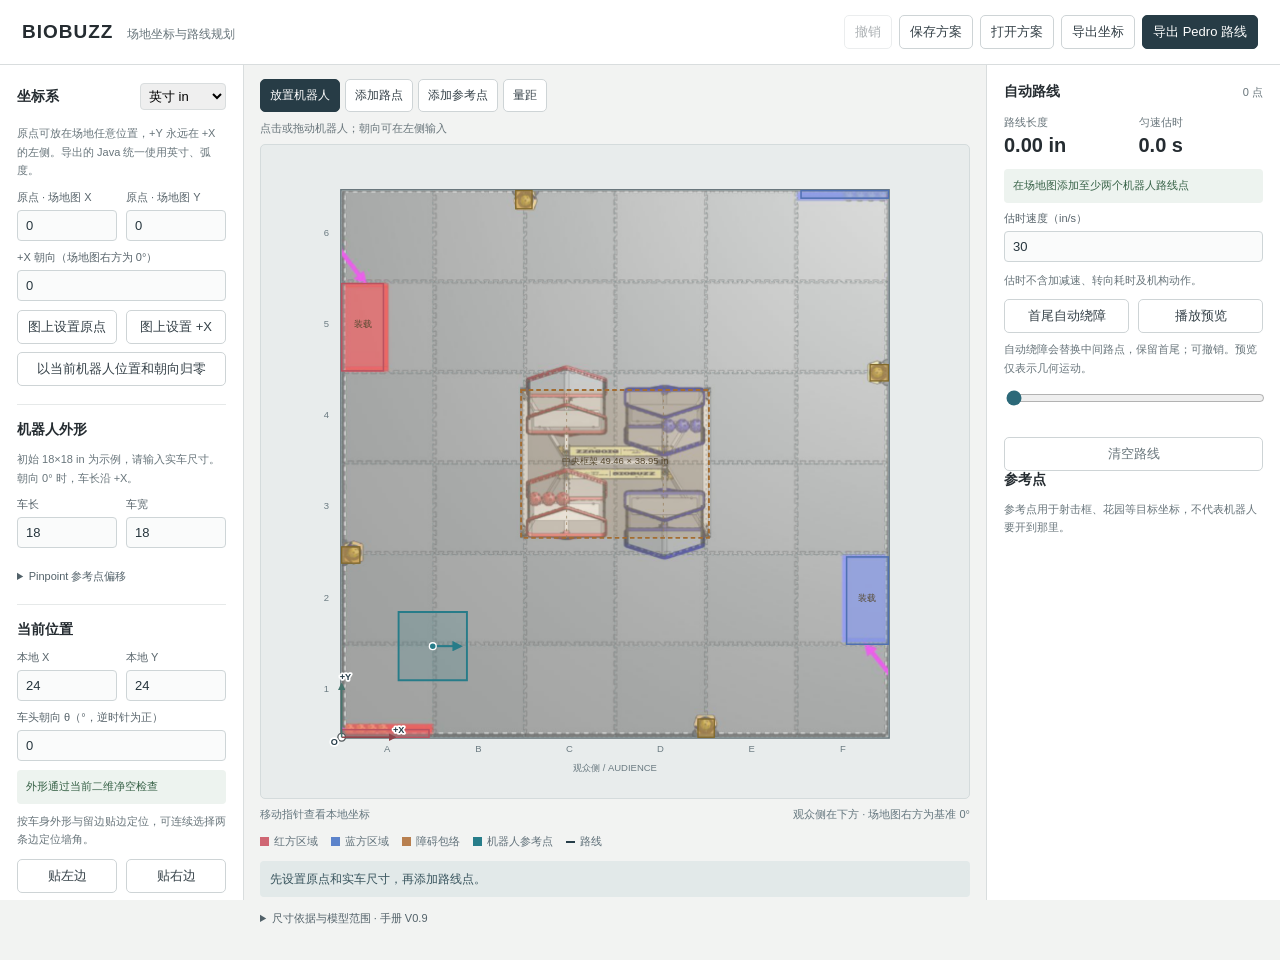
<file: tools/biobuzz-field-planner/index.html>
<!doctype html>
<html lang="zh-CN">
<head><meta charset="UTF-8"><meta name="viewport" content="width=device-width,initial-scale=1"><title>BIOBUZZ 场地规划器</title><link rel="stylesheet" href="style.css"></head>
<body>
<header><div class="brand">BIOBUZZ<span>场地坐标与路线规划</span></div><nav><button id="undo">撤销</button><button id="save">保存方案</button><button id="load">打开方案</button><button id="export-positions">导出坐标</button><button id="export-route" class="primary">导出 Pedro 路线</button><input id="file" type="file" accept="application/json,.json" hidden></nav></header>
<main>
<aside class="settings">
  <section><div class="section-title"><h2>坐标系</h2><select id="unit" aria-label="显示单位"><option value="in">英寸 in</option><option value="cm">厘米 cm</option></select></div>
  <p>原点可放在场地任意位置，+Y 永远在 +X 的左侧。导出的 Java 统一使用英寸、弧度。</p>
  <div class="two"><label>原点 · 场地图 X <input type="number" data-key="frame.x" step="0.1" data-unit></label><label>原点 · 场地图 Y <input type="number" data-key="frame.y" step="0.1" data-unit></label></div>
  <label>+X 朝向（场地图右方为 0°）<input type="number" data-key="frame.angle" step="1"></label>
  <div class="two"><button data-mode="origin">图上设置原点</button><button data-mode="axis">图上设置 +X</button></div>
  <button id="zero-here" class="full">以当前机器人位置和朝向归零</button>
  </section>
  <section><h2>机器人外形</h2><p>初始 18×18 in 为示例，请输入实车尺寸。朝向 0° 时，车长沿 +X。</p>
  <div class="two"><label>车长 <input type="number" data-key="robot.length" data-unit min="1" step="0.1"></label><label>车宽 <input type="number" data-key="robot.width" data-unit min="1" step="0.1"></label></div>
  <details><summary>Pinpoint 参考点偏移</summary><p>输入定位参考点相对车体中心的偏移：前方为正、左侧为正。坐标和路线点均指向该参考点。</p>
  <div class="two"><label>向前偏移 <input type="number" data-key="robot.offsetX" data-unit step="0.1"></label><label>向左偏移 <input type="number" data-key="robot.offsetY" data-unit step="0.1"></label></div></details>
  </section>
  <section><h2>当前位置</h2><div class="two"><label>本地 X <input id="robot-x" type="number" step="0.1"></label><label>本地 Y <input id="robot-y" type="number" step="0.1"></label></div>
  <label>车头朝向 θ（°，逆时针为正）<input id="robot-h" type="number" step="1"></label>
  <div id="robot-status" class="status"></div>
  <p>按车身外形与留边贴边定位，可连续选择两条边定位墙角。</p>
  <div class="two"><button data-wall="left">贴左边</button><button data-wall="right">贴右边</button><button data-wall="bottom">贴观众侧</button><button data-wall="top">贴对侧</button></div>
  <button id="start-here" class="full">以当前位置作为路线起点</button>
  </section>
  <section><h2>场地与净空</h2>
  <label>额外留边 <input type="number" data-key="field.clearance" data-unit min="0" step="0.1"></label>
  <label class="check"><input id="center-block" type="checkbox" checked> 中央框架整体包络避障</label>
  <details><summary>标称尺寸与现场修正</summary>
  <div class="two"><label>场地内宽 <input type="number" data-key="field.w" data-unit step="0.1"></label><label>场地内深 <input type="number" data-key="field.h" data-unit step="0.1"></label></div>
  <div class="two"><label>框架宽 <input type="number" data-key="field.frameW" data-unit step="0.1"></label><label>框架深 <input type="number" data-key="field.frameD" data-unit step="0.1"></label></div>
  <label>花朵墙内避障深度（近似）<input type="number" data-key="field.flowerDepth" data-unit step="0.1"></label>
  <p>中央整体包络是保守障碍，未建模框架下方的三维净空。花朵中心沿墙按接缝放置，避障深度需现场复核。</p></details>
  <label class="check"><input id="reference" type="checkbox" checked> 显示手册俯视示意底图</label><label class="check"><input id="sweep" type="checkbox"> 显示机器人外形扫掠</label>
  </section>
</aside>
<div class="workspace">
  <div class="tools" role="toolbar" aria-label="场地图操作"><button data-mode="robot" class="active">放置机器人</button><button data-mode="route">添加路点</button><button data-mode="mark">添加参考点</button><button data-mode="measure">量距</button><span id="mode-hint">点击或拖动机器人，右侧可调整朝向</span></div>
  <div class="map-wrap"><svg id="field" viewBox="-14 -12 172 174" role="img" aria-label="BIOBUZZ 真实比例二维场地图，观众侧在下方"></svg></div>
  <div class="map-footer"><span id="cursor">移动指针查看本地坐标</span><span>观众侧在下方 · 场地图右方为基准 0°</span></div>
  <div class="legend"><span><i class="red"></i>红方区域</span><span><i class="blue"></i>蓝方区域</span><span><i class="amber"></i>障碍包络</span><span><i class="robot"></i>机器人参考点</span><span><i class="line"></i>路线</span></div>
  <div id="notice" role="status" aria-live="polite">先设置原点和实车尺寸，再添加路线点。</div>
  <details class="source"><summary>尺寸依据与模型范围 · 手册 V0.9</summary><p>第 50 页：场地约 144×144 in，6×6 地垫，每块约 24 in。第 51–52 页：装载区 23×11 in、花园 23×2 in，位置按地垫网格还原。第 54–56 页：中央框架底部包络 49.46×38.95 in，蜂巢中心线间距 25.5 in。第 57–58 页：花朵开口 4 in；花朵避障投影使用可修正的近似包络。</p><p>手册第 49 页说明插图仅供视觉了解，尺寸为标称值，通常公差 ±1 in。底图只用于辨认结构，不从图片像素生成精密尺寸。蜂房随倾倒变化，目标点请单独标记并现场校准。</p><p>碰撞检查沿路线每 ≤0.5 in、转角每 ≤2° 采样；自动绕障使用机器人绕定位点的保守圆包络与 2 in 网格。这里不校验动态机器人、机构伸出、三维穿越和比赛规则合法性。</p></details>
</div>
<aside class="route-panel">
  <div class="section-title"><h2>自动路线</h2><span id="point-count" class="count">0 点</span></div>
  <div class="metrics"><div><small>路线长度</small><strong id="distance">0 in</strong></div><div><small>匀速估时</small><strong id="duration">0 s</strong></div></div>
  <div id="route-status" class="status">尚未建立路线</div>
  <label>估时速度（in/s）<input type="number" data-key="speed" min="1" step="1"></label><p>估时不含加减速、转向耗时及机构动作。</p>
  <div class="two"><button id="auto-plan">首尾自动绕障</button><button id="preview">播放预览</button></div><p>自动绕障会替换中间路点，保留首尾；可撤销。预览仅表示几何运动。</p>
  <input id="progress" type="range" min="0" max="1000" value="0" aria-label="路线预览进度">
  <div id="route-list" class="point-list"></div>
  <button id="clear-route" class="full quiet">清空路线</button>
  <section><h2>参考点</h2><p>参考点用于射击框、花园等目标坐标，不代表机器人要开到那里。</p><div id="mark-list" class="point-list"></div></section>
  <section id="point-editor" hidden><h2 id="edit-title">编辑点</h2><label>名称<input id="point-name" maxlength="40"></label><div class="two"><label>本地 X<input id="point-x" type="number" step="0.1"></label><label>本地 Y<input id="point-y" type="number" step="0.1"></label></div><label>朝向 θ（°）<input id="point-h" type="number" step="1"></label><div class="two"><button id="move-up">路点前移</button><button id="delete-point">删除此点</button></div></section>
</aside>
</main><script src="core.js"></script><script src="app.js"></script></body></html>
</file>
<file: tools/biobuzz-field-planner/style.css>
:root{font-family:"Segoe UI","Microsoft YaHei",sans-serif;color:#252c31;background:#f2f3f2;font-size:13px;--accent:#ae501e;--border:#d9ddde;--muted:#68757b}*{box-sizing:border-box}body{margin:0}button,input,select{font:inherit}button{border:1px solid #ced4d6;background:#fff;color:#354148;border-radius:5px;padding:7px 10px;cursor:pointer;white-space:nowrap}button:hover{background:#f0f3f4;border-color:#87979d}button:focus-visible,input:focus-visible,select:focus-visible{outline:2px solid #2c7f91;outline-offset:2px}button.primary,button.active{background:#273c46;border-color:#273c46;color:#fff}button:disabled{opacity:.4;cursor:not-allowed}.full{width:100%;margin-top:8px}.quiet{color:var(--muted)}header{height:65px;background:#fff;border-bottom:1px solid var(--border);padding:0 22px;display:flex;align-items:center;justify-content:space-between;gap:12px}.brand{font-size:19px;font-weight:750;letter-spacing:1px;white-space:nowrap}.brand span{font-size:12px;font-weight:400;letter-spacing:0;margin-left:14px;color:var(--muted)}nav{display:flex;gap:7px;flex-wrap:wrap}main{display:grid;grid-template-columns:244px minmax(400px,1fr) 294px;min-height:calc(100dvh - 65px)}aside{background:#fff;padding:18px 17px;max-height:calc(100dvh - 65px);overflow:auto}.settings{border-right:1px solid var(--border)}.route-panel{border-left:1px solid var(--border)}section+section{border-top:1px solid #e6e9e9;padding-top:16px;margin-top:18px}h2{font-size:14px;margin:0 0 11px;font-weight:650}p{font-size:11px;line-height:1.7;color:var(--muted);margin:7px 0 10px}.section-title{display:flex;align-items:baseline;justify-content:space-between}.section-title select{width:86px;border:1px solid var(--border);border-radius:4px;padding:4px}.two{display:grid;grid-template-columns:1fr 1fr;gap:9px}label{display:block;color:#59656c;font-size:11px;margin-bottom:9px}input:not([type=checkbox]):not([type=range]){display:block;width:100%;margin-top:5px;padding:7px 8px;border:1px solid #ced5d7;border-radius:4px;color:#26353d;background:#fafbfb;font-size:13px;font-variant-numeric:tabular-nums}details{font-size:11px;margin:10px 0}summary{cursor:pointer;color:#526169;line-height:1.7}.check{display:flex;align-items:center;gap:7px;margin-top:10px;line-height:1.5}input[type=checkbox]{accent-color:#2a6676}.workspace{padding:14px 16px 20px;min-width:0}.tools{display:flex;align-items:center;gap:5px;flex-wrap:wrap;margin-bottom:8px}.tools button{padding:7px 9px;font-size:12px}#mode-hint{font-size:11px;color:var(--muted);width:100%;margin-top:4px}.map-wrap{background:#e8ecec;border:1px solid #d4dbdc;border-radius:5px;display:flex;justify-content:center;overflow:hidden}#field{width:100%;max-height:calc(100dvh - 247px);min-height:380px;touch-action:none;user-select:none;display:block}#field text{font-family:"Segoe UI","Microsoft YaHei",sans-serif;user-select:none}#field .tick{font-size:2.5px;fill:#6b7b82}#field .object-label{font-size:2.5px;fill:#574a31}#field .point-label{font-size:2.4px;font-weight:650;paint-order:stroke;stroke:#fff;stroke-width:.9;stroke-linejoin:round;fill:#253b47}#field .waypoint,#field .bot{cursor:grab}.map-footer{display:flex;justify-content:space-between;gap:12px;margin-top:8px;font-size:11px;color:#65777f;font-variant-numeric:tabular-nums}.legend{display:flex;gap:13px;flex-wrap:wrap;font-size:11px;color:#61717a;margin:12px 0}.legend span{display:flex;gap:5px;align-items:center}.legend i{width:9px;height:9px;display:inline-block;background:#b87f4f}.legend .red{background:#cf6673}.legend .blue{background:#5c83cb}.legend .robot{background:#277d8a}.legend .line{background:#263d49;height:2px}#notice{min-height:34px;padding:9px 10px;background:#e2e9e9;color:#38545d;border-radius:4px;font-size:12px;line-height:1.5}.source{margin:12px 0;color:#7c8589}.status{padding:8px 9px;border-radius:4px;background:#edf3ef;color:#376247;font-size:11px;line-height:1.6;margin:8px 0}.status.bad{background:#f9e9e6;color:#9c4337}.metrics{display:grid;grid-template-columns:1fr 1fr;gap:10px;margin:3px 0 12px}.metrics small{display:block;color:var(--muted);font-size:11px}.metrics strong{font-size:20px;font-weight:600;display:block;margin-top:4px;font-variant-numeric:tabular-nums}.count{color:var(--muted);font-size:11px}.point-list{margin:10px 0;max-height:235px;overflow:auto}.point-row{display:grid;grid-template-columns:27px 1fr;align-items:center;gap:7px;padding:8px 4px;border-bottom:1px solid #e8ecec;cursor:pointer}.point-row:hover,.point-row.selected{background:#edf3f4}.point-index{font:12px ui-monospace,monospace;background:#e8eeee;width:23px;height:23px;display:flex;align-items:center;justify-content:center;border-radius:3px}.point-row strong{font-size:12px;font-weight:600;overflow-wrap:anywhere}.point-row small{display:block;font-size:11px;color:#768289;margin-top:3px;font-variant-numeric:tabular-nums}input[type=range]{width:100%;accent-color:#2c6979}#point-editor h2{margin-bottom:10px}@media(min-width:1600px){main{grid-template-columns:270px 1fr 320px}.workspace{padding-left:28px;padding-right:28px}}@media(max-width:1060px){main{grid-template-columns:225px minmax(360px,1fr)}.route-panel{grid-column:1/-1;max-height:none;display:grid;grid-template-columns:1fr 1fr;gap:12px 22px;border-top:1px solid var(--border)}.route-panel>*{grid-column:1}.route-panel>section{grid-column:2;grid-row:1/9;margin:0;border-top:0}.route-panel>#point-editor{grid-row:9/15}.route-panel>#point-editor[hidden]{display:none}header{height:auto;min-height:65px;flex-wrap:wrap;padding:12px 16px}aside{max-height:none}#field{max-height:72vh}.brand span{margin-left:10px}.map-footer{flex-wrap:wrap}}@media(max-width:680px){main{display:flex;flex-direction:column}.workspace{order:0;padding:12px 9px}.settings{order:1;border-top:1px solid var(--border)}.route-panel{order:2;display:block}.brand{font-size:17px}nav button{font-size:11px;padding:7px}#field{min-height:330px;max-height:65vh}button{min-height:34px}.map-footer{gap:5px}.route-panel>section{margin-top:20px;padding-top:14px;border-top:1px solid var(--border)}}
[hidden]{display:none!important}
</file>
